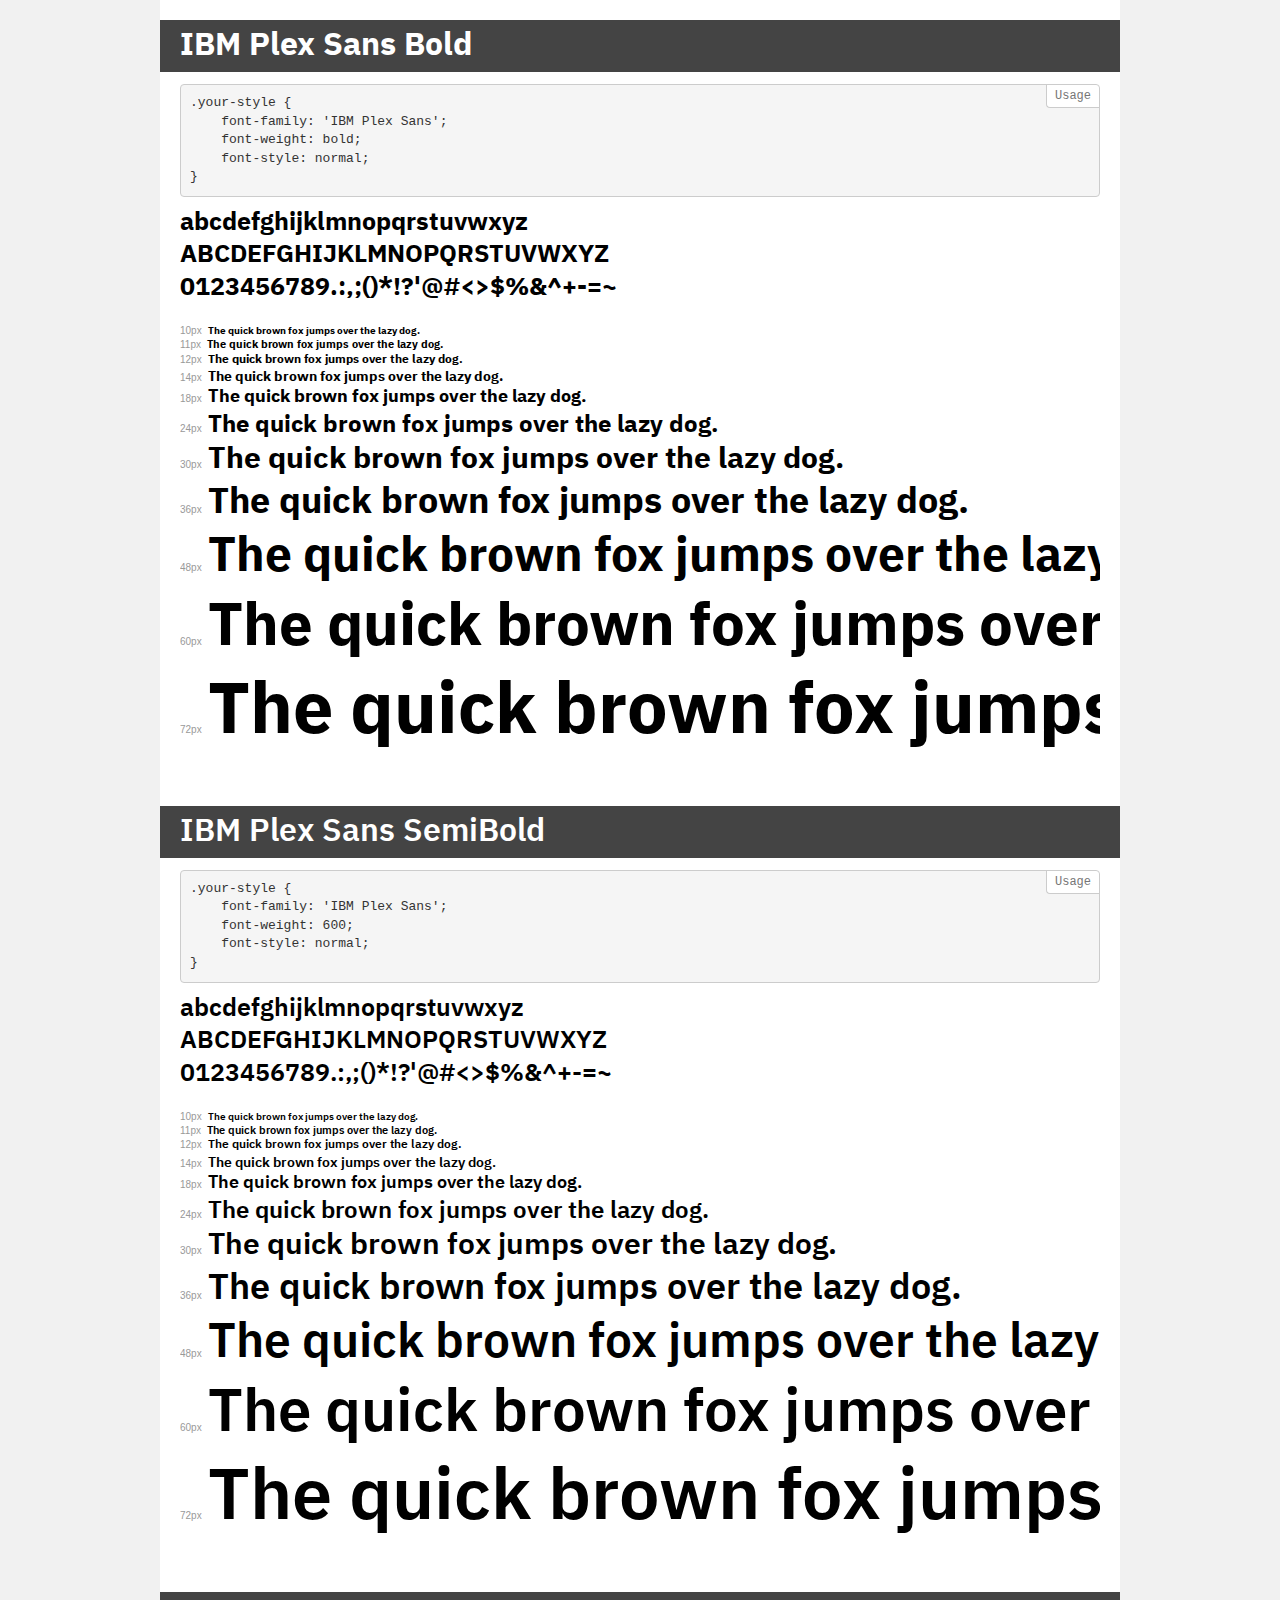
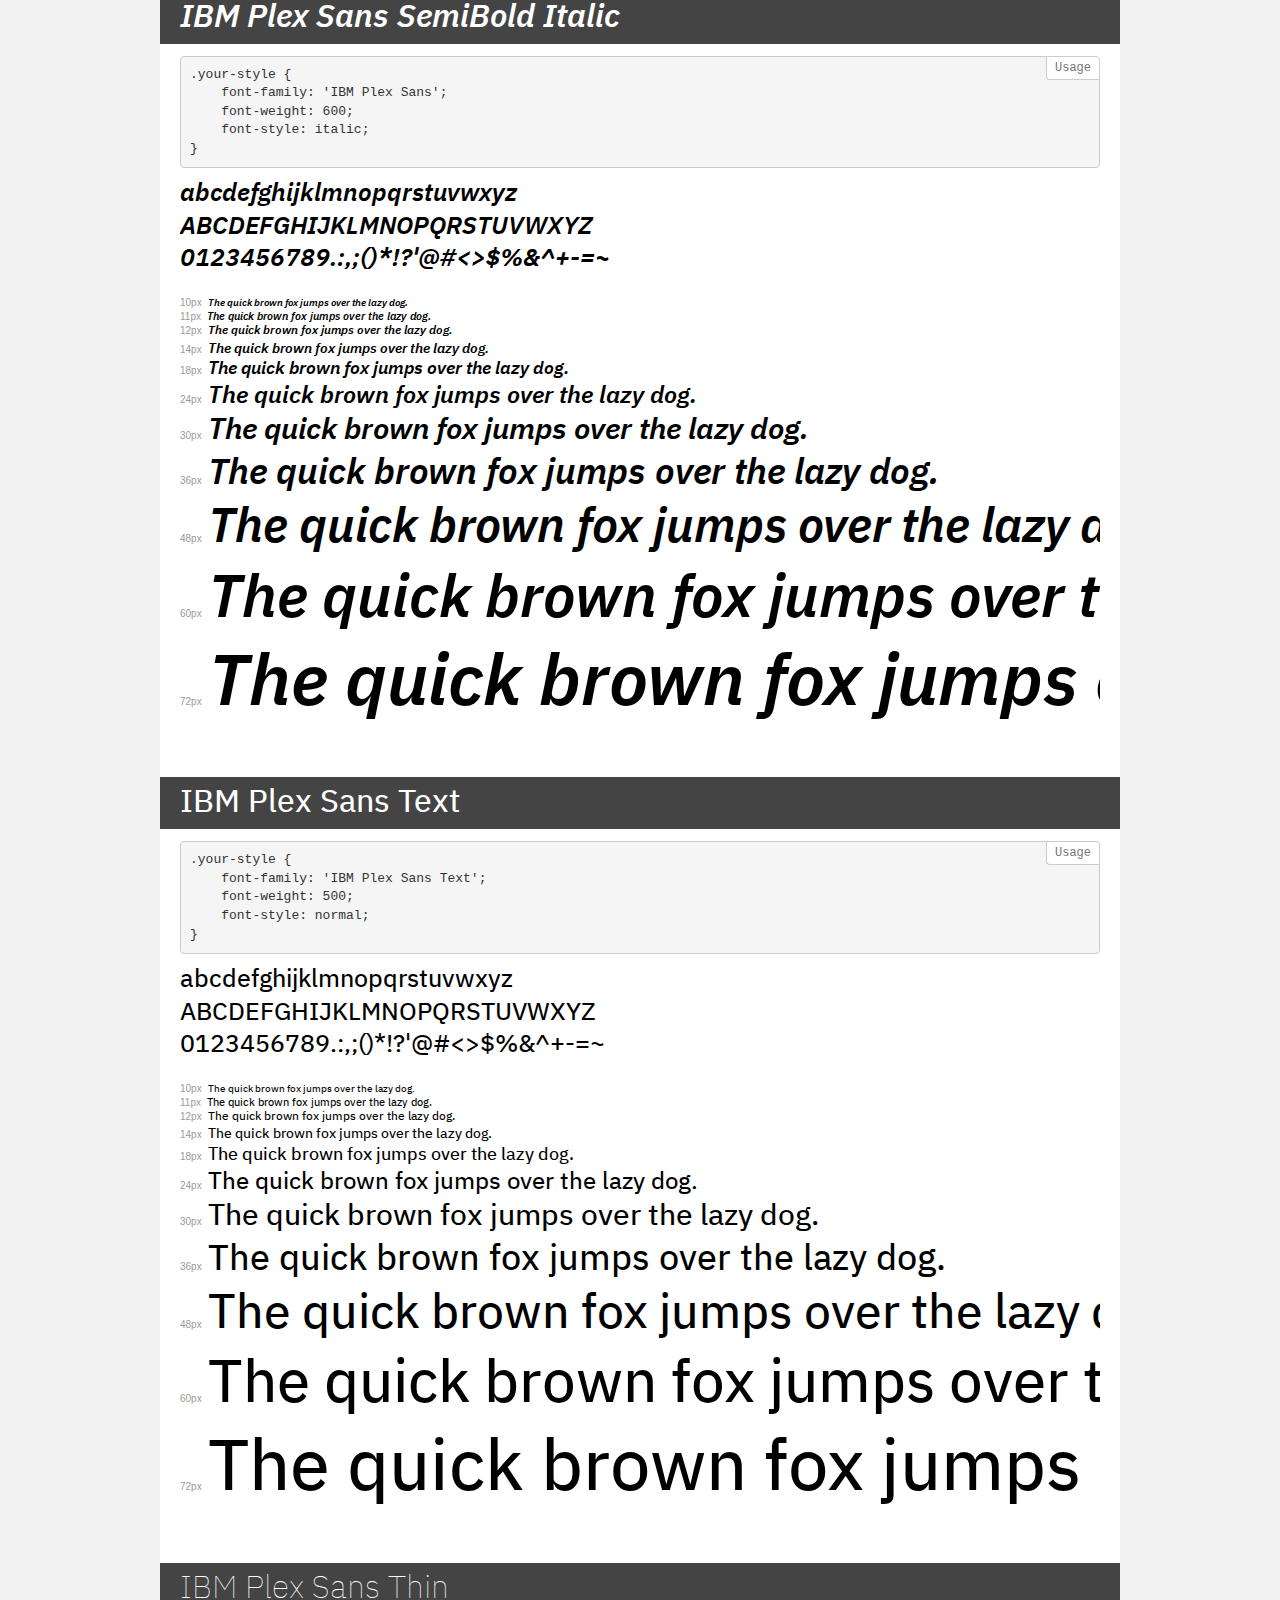
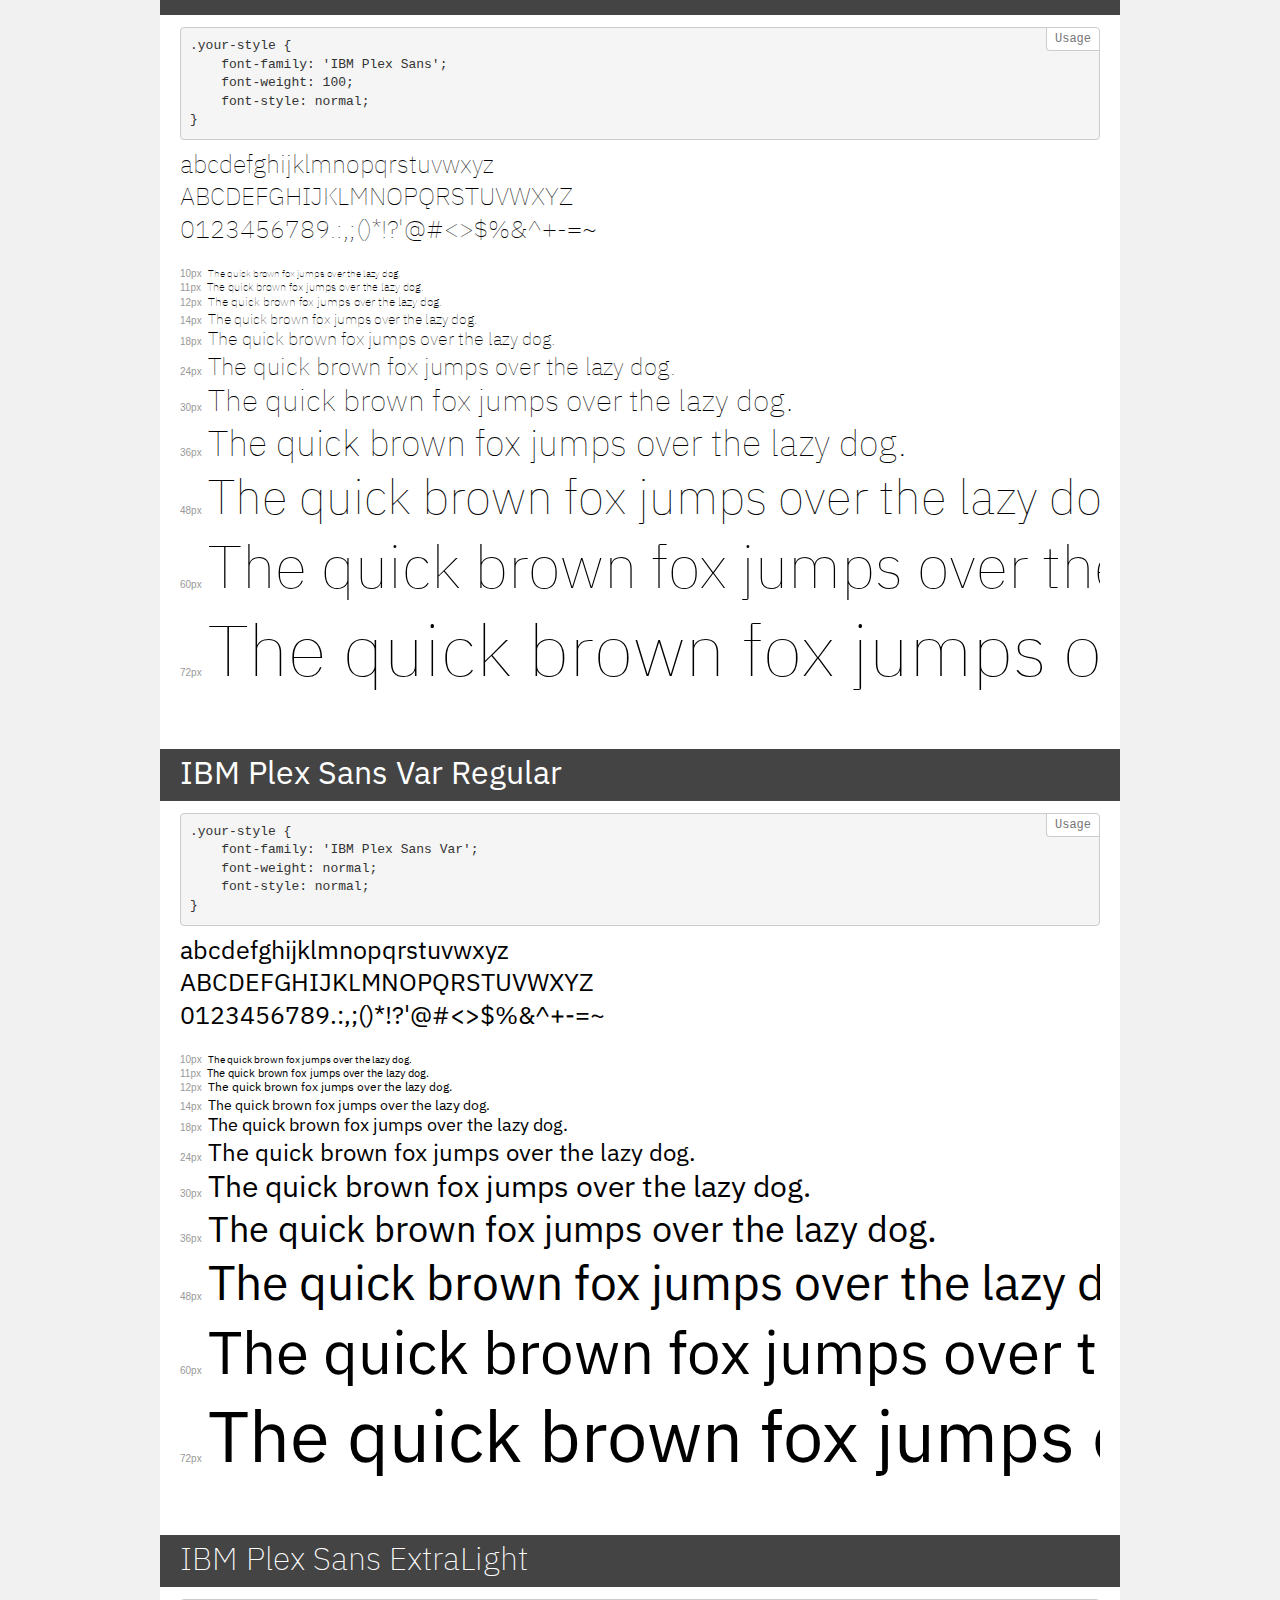
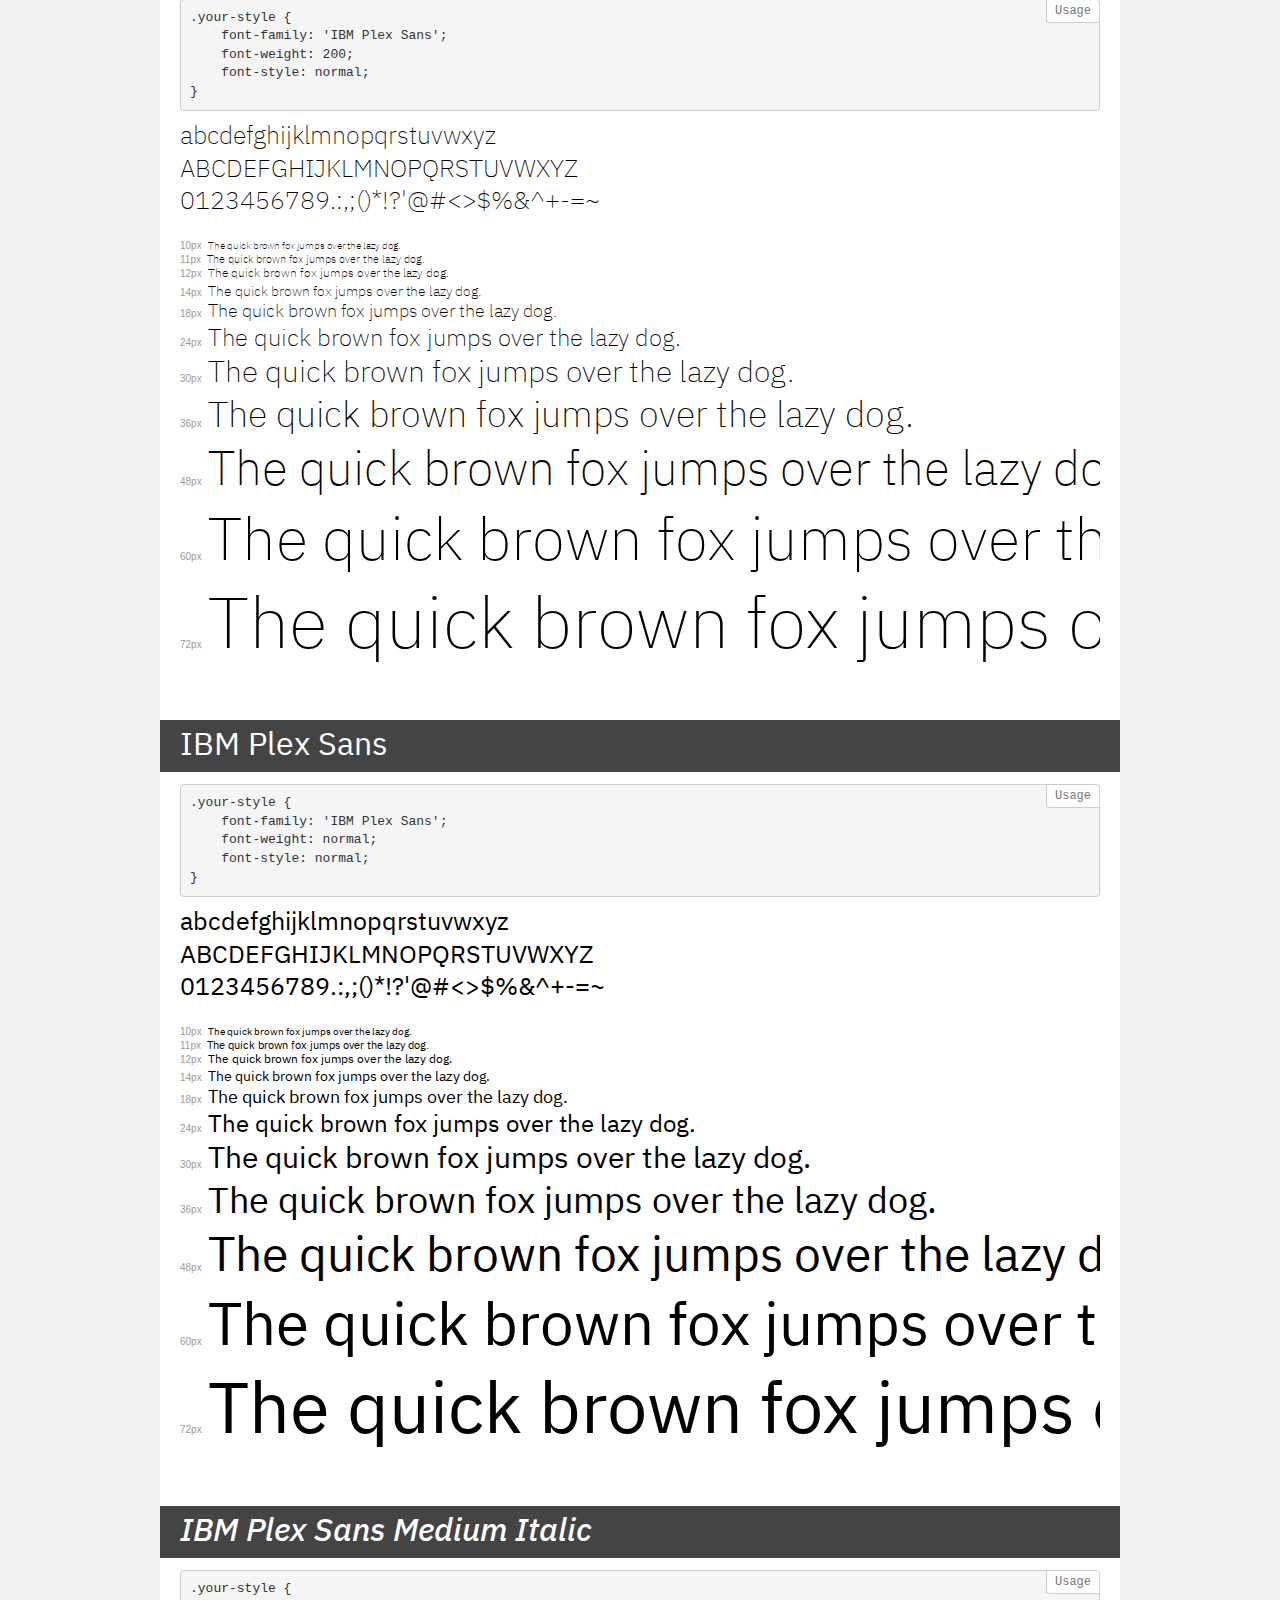
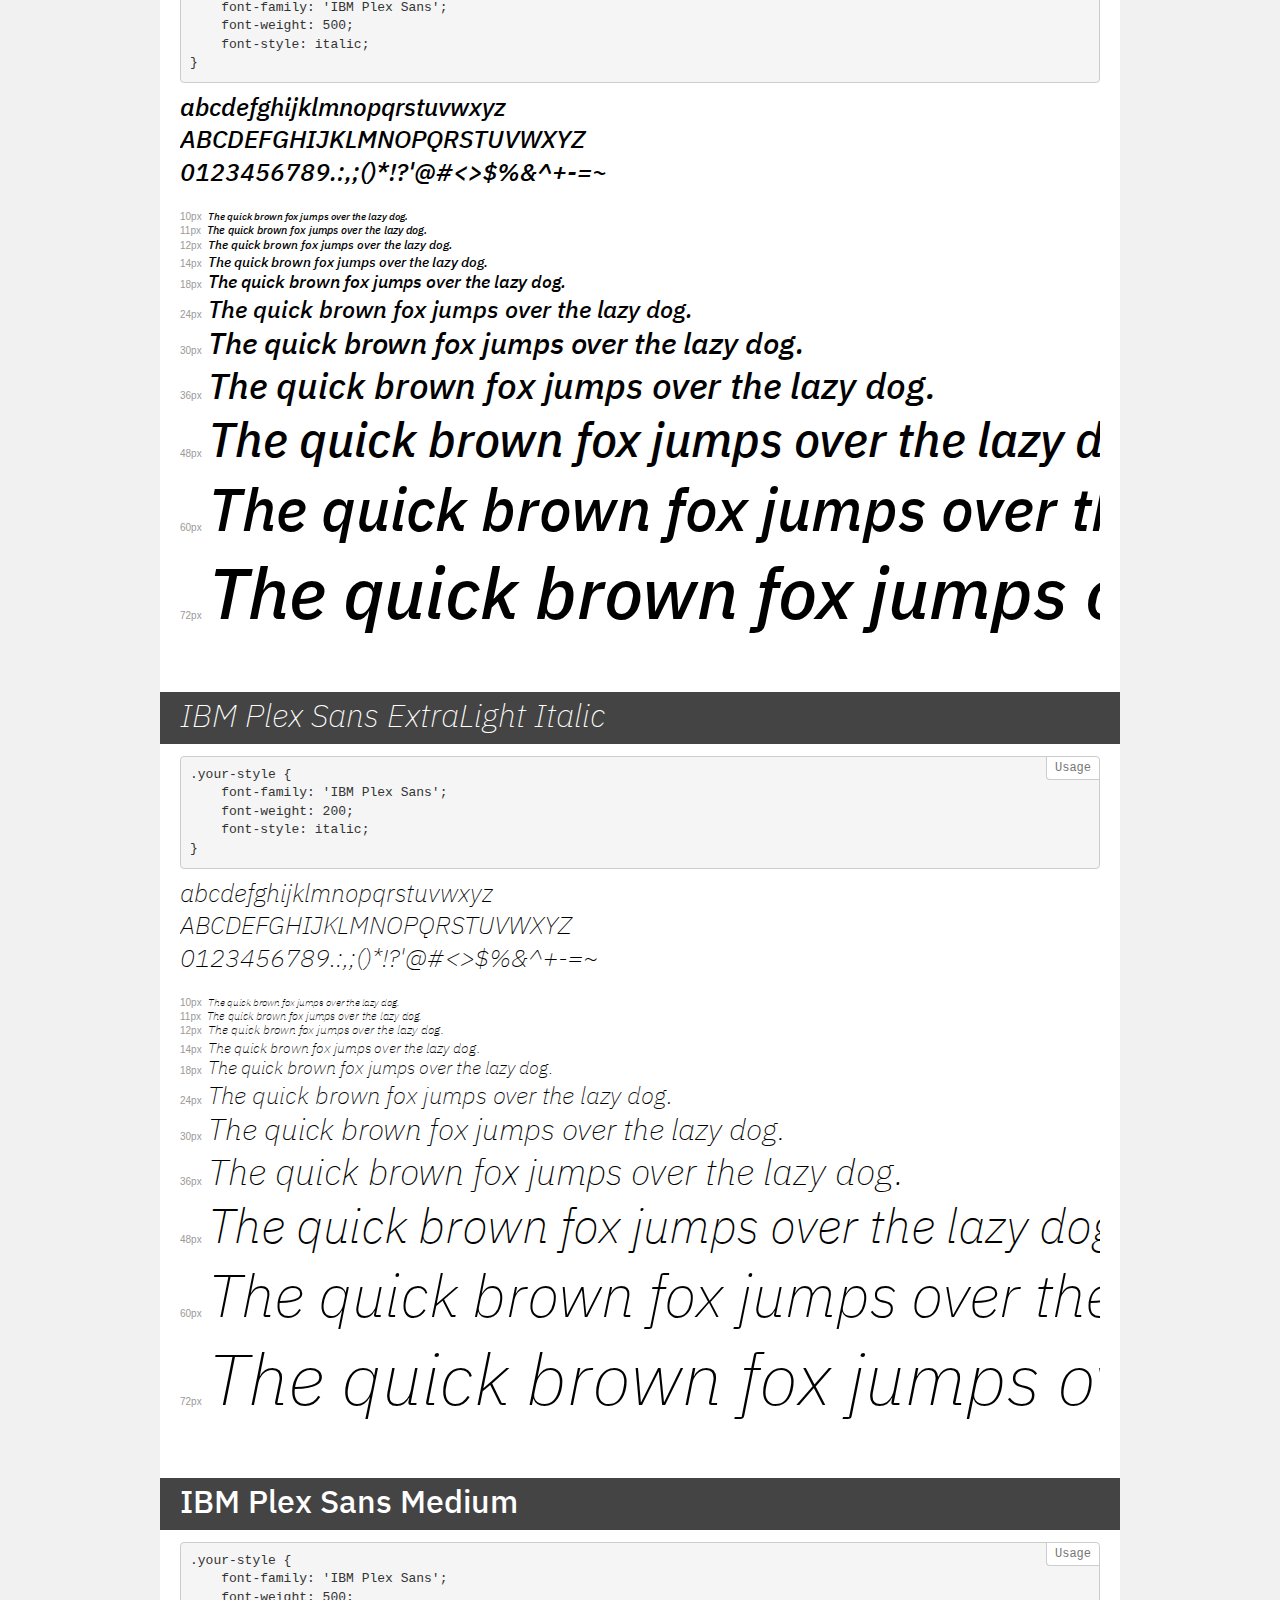
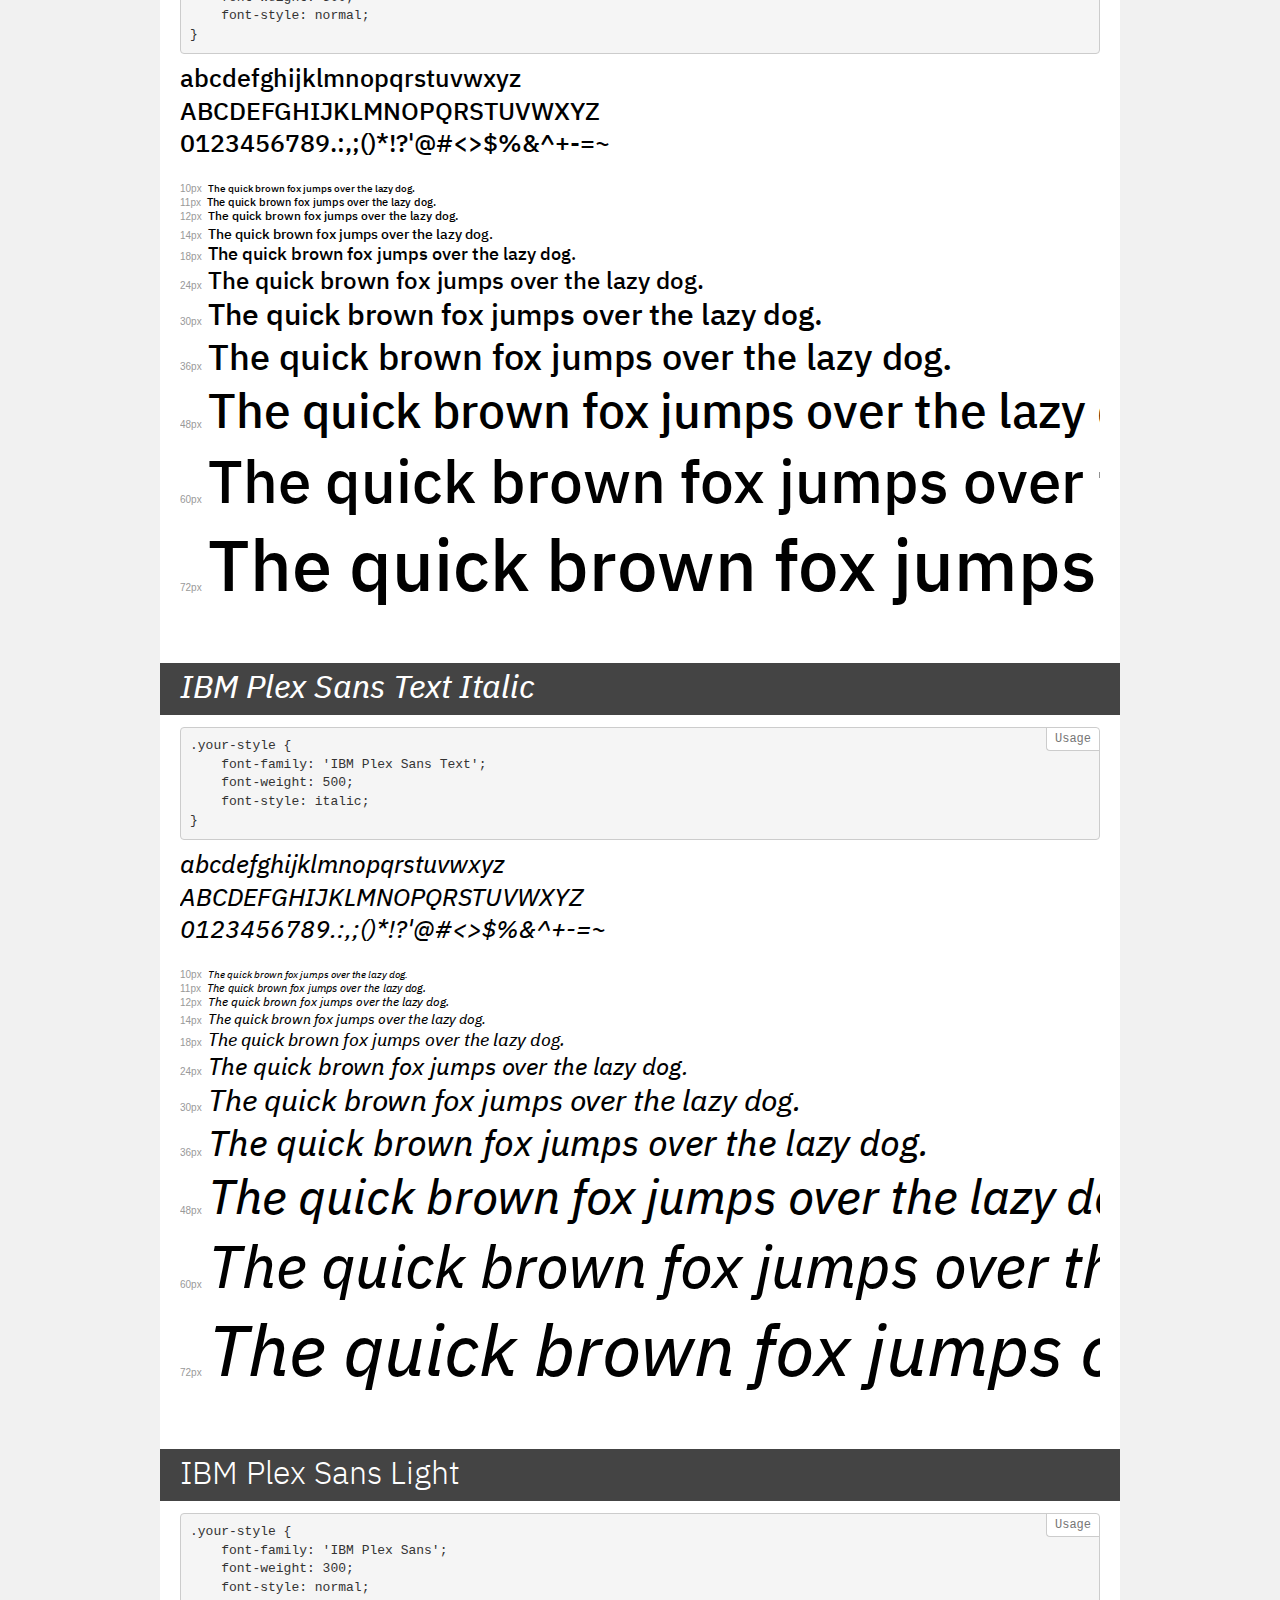
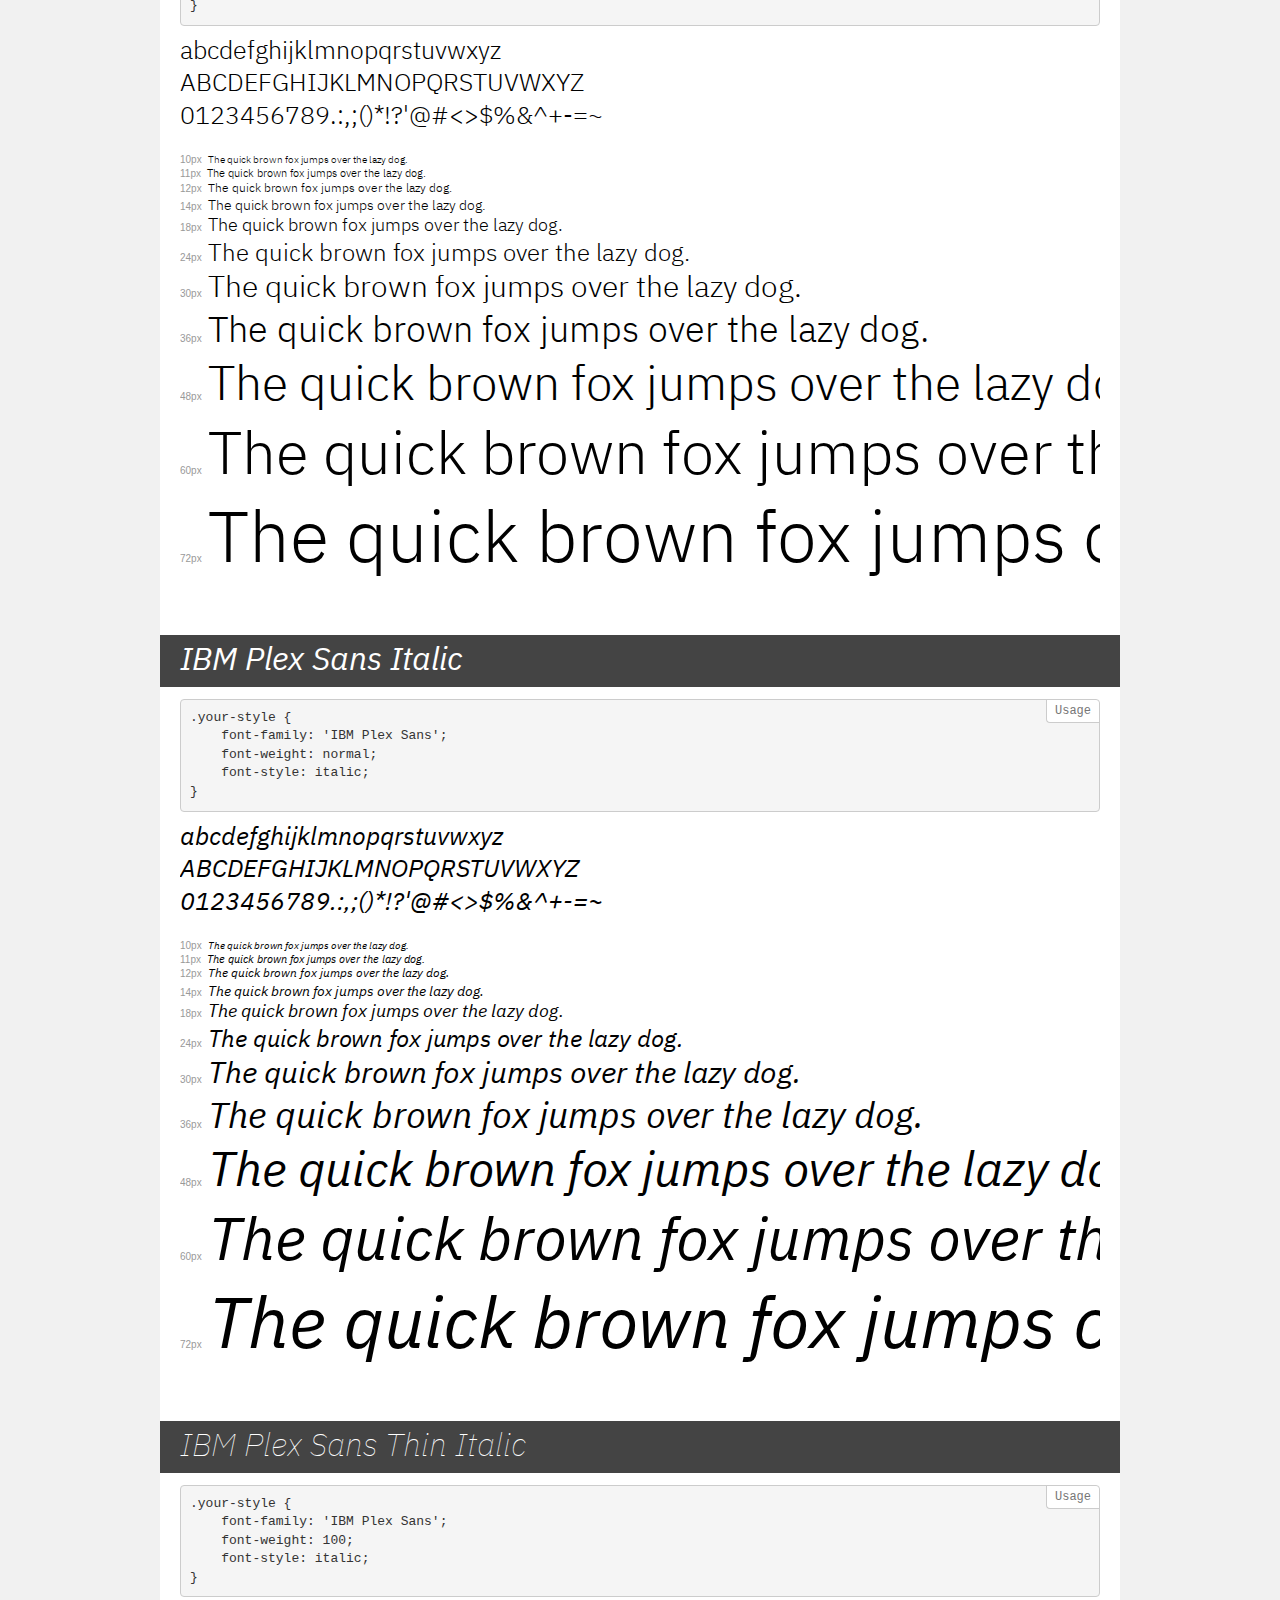
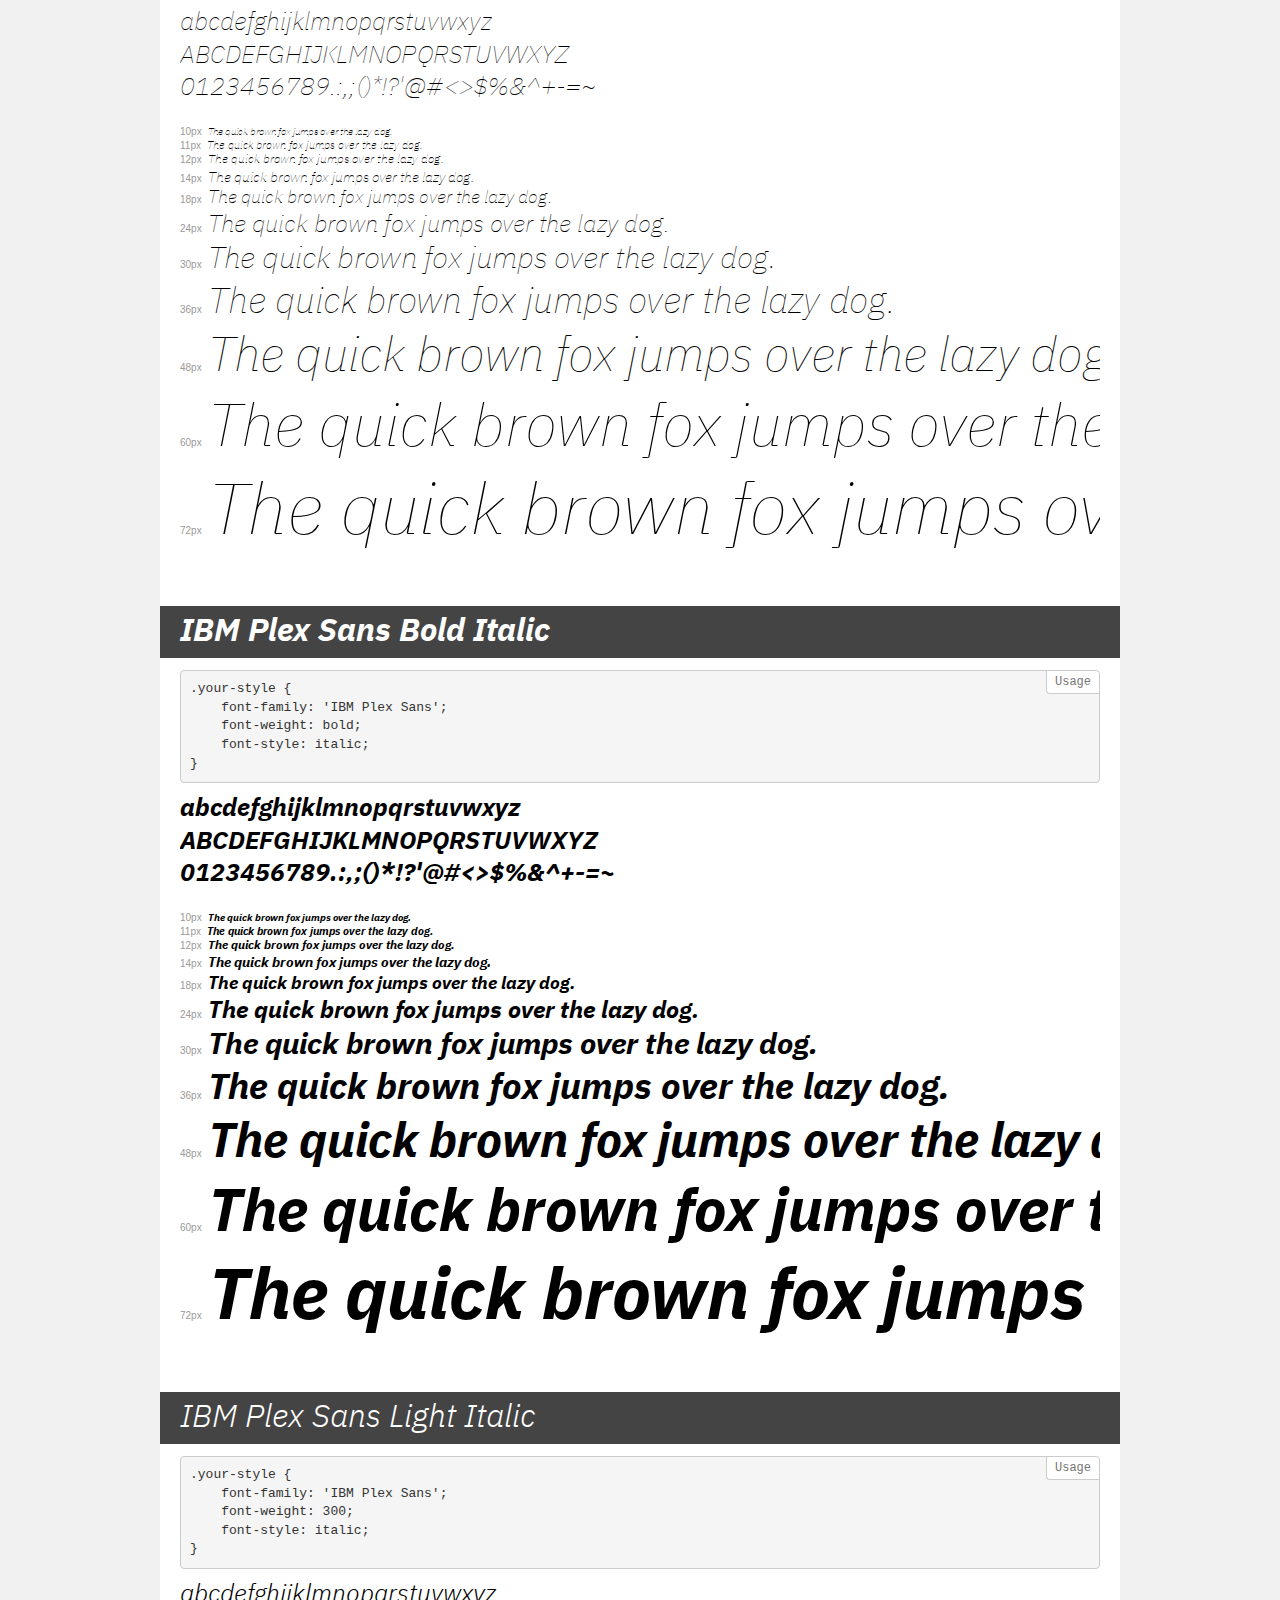
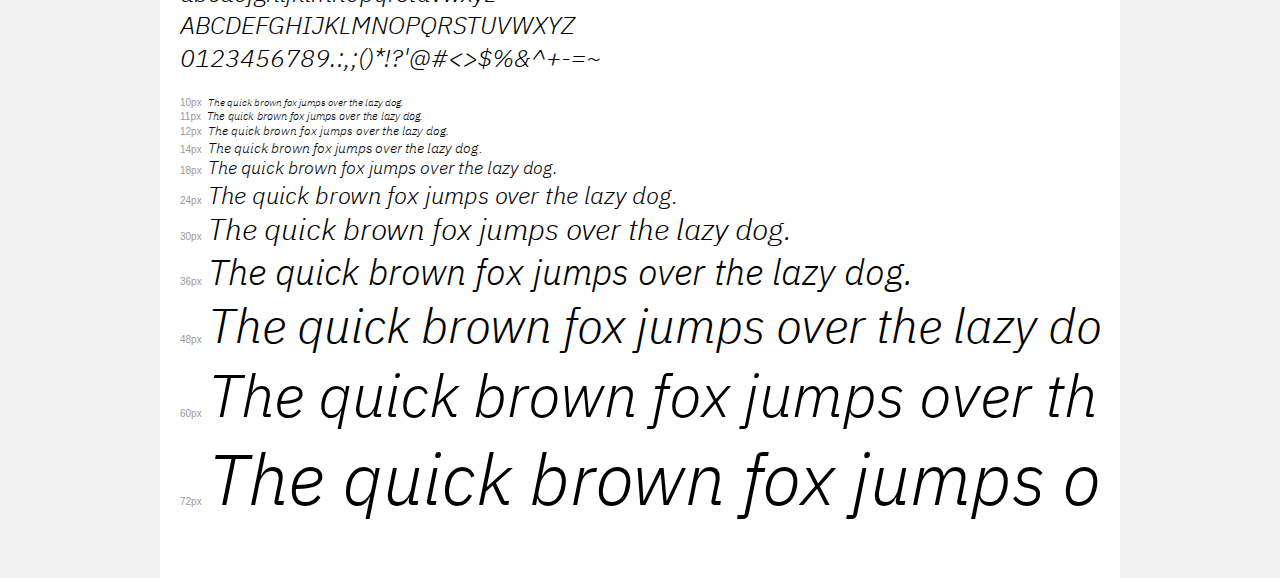
<file: fonts/IBM Plex Sans/demo.html>
<!DOCTYPE html>
<html>
<head>
    <meta charset="utf-8">
    <meta http-equiv="X-UA-Compatible" content="IE=edge">
    <meta name="viewport" content="width=device-width, initial-scale=1">
    <meta name="robots" content="noindex, noarchive">
    <meta name="format-detection" content="telephone=no">
    <title>Transfonter demo</title>
    <link href="stylesheet.css" rel="stylesheet">
    <style>
        /*
        http://meyerweb.com/eric/tools/css/reset/
        v2.0 | 20110126
        License: none (public domain)
        */
        html, body, div, span, applet, object, iframe,
        h1, h2, h3, h4, h5, h6, p, blockquote, pre,
        a, abbr, acronym, address, big, cite, code,
        del, dfn, em, img, ins, kbd, q, s, samp,
        small, strike, strong, sub, sup, tt, var,
        b, u, i, center,
        dl, dt, dd, ol, ul, li,
        fieldset, form, label, legend,
        table, caption, tbody, tfoot, thead, tr, th, td,
        article, aside, canvas, details, embed,
        figure, figcaption, footer, header, hgroup,
        menu, nav, output, ruby, section, summary,
        time, mark, audio, video {
            margin: 0;
            padding: 0;
            border: 0;
            font-size: 100%;
            font: inherit;
            vertical-align: baseline;
        }
        /* HTML5 display-role reset for older browsers */
        article, aside, details, figcaption, figure,
        footer, header, hgroup, menu, nav, section {
            display: block;
        }
        body {
            line-height: 1;
        }
        ol, ul {
            list-style: none;
        }
        blockquote, q {
            quotes: none;
        }
        blockquote:before, blockquote:after,
        q:before, q:after {
            content: '';
            content: none;
        }
        table {
            border-collapse: collapse;
            border-spacing: 0;
        }
        /* common styles */
        body {
            background: #f1f1f1;
            color: #000;
        }
        .page {
            background: #fff;
            width: 920px;
            margin: 0 auto;
            padding: 20px 20px 0 20px;
            overflow: hidden;
        }
        .font-container {
            overflow-x: auto;
            overflow-y: hidden;
            margin-bottom: 40px;
            line-height: 1.3;
            white-space: nowrap;
            padding-bottom: 5px;
        }
        h1 {
            position: relative;
            background: #444;
            font-size: 32px;
            color: #fff;
            padding: 10px 20px;
            margin: 0 -20px 12px -20px;
        }
        .letters {
            font-size: 25px;
            margin-bottom: 20px;
        }
        .s10:before {
            content: '10px';
        }
        .s11:before {
            content: '11px';
        }
        .s12:before {
            content: '12px';
        }
        .s14:before {
            content: '14px';
        }
        .s18:before {
            content: '18px';
        }
        .s24:before {
            content: '24px';
        }
        .s30:before {
            content: '30px';
        }
        .s36:before {
            content: '36px';
        }
        .s48:before {
            content: '48px';
        }
        .s60:before {
            content: '60px';
        }
        .s72:before {
            content: '72px';
        }
        .s10:before, .s11:before, .s12:before, .s14:before,
        .s18:before, .s24:before, .s30:before, .s36:before,
        .s48:before, .s60:before, .s72:before {
            font-family: Arial, sans-serif;
            font-size: 10px;
            font-weight: normal;
            font-style: normal;
            color: #999;
            padding-right: 6px;
        }
        pre {
            display: block;
            position: relative;
            padding: 9px;
            margin: 0 0 10px;
            font-family: Monaco, Menlo, Consolas, "Courier New", monospace !important;
            font-size: 13px;
            line-height: 1.428571429;
            color: #333;
            font-weight: normal !important;
            font-style: normal !important;
            background-color: #f5f5f5;
            border: 1px solid #ccc;
            overflow-x: auto;
            border-radius: 4px;
        }
        pre:after {
            display: block;
            position: absolute;
            right: 0;
            top: 0;
            content: 'Usage';
            line-height: 1;
            padding: 5px 8px;
            font-size: 12px;
            color: #767676;
            background-color: #fff;
            border: 1px solid #ccc;
            border-right: none;
            border-top: none;
            border-radius: 0 4px 0 4px;
            z-index: 10;
        }
        /* responsive */
        @media (max-width: 959px) {
            .page {
                width: auto;
                margin: 0;
            }
        }
    </style>
</head>
<body>
<div class="page">
    <div class="demo" style="font-family: 'IBM Plex Sans'; font-weight: bold; font-style: normal;">
        <h1>IBM Plex Sans Bold</h1>
        <pre>.your-style {
    font-family: 'IBM Plex Sans';
    font-weight: bold;
    font-style: normal;
}</pre>
        <div class="font-container">
            <p class="letters">
                abcdefghijklmnopqrstuvwxyz<br>
ABCDEFGHIJKLMNOPQRSTUVWXYZ<br>
                0123456789.:,;()*!?'@#<>$%&^+-=~
            </p>
            <p class="s10" style="font-size: 10px;">The quick brown fox jumps over the lazy dog.</p>
            <p class="s11" style="font-size: 11px;">The quick brown fox jumps over the lazy dog.</p>
            <p class="s12" style="font-size: 12px;">The quick brown fox jumps over the lazy dog.</p>
            <p class="s14" style="font-size: 14px;">The quick brown fox jumps over the lazy dog.</p>
            <p class="s18" style="font-size: 18px;">The quick brown fox jumps over the lazy dog.</p>
            <p class="s24" style="font-size: 24px;">The quick brown fox jumps over the lazy dog.</p>
            <p class="s30" style="font-size: 30px;">The quick brown fox jumps over the lazy dog.</p>
            <p class="s36" style="font-size: 36px;">The quick brown fox jumps over the lazy dog.</p>
            <p class="s48" style="font-size: 48px;">The quick brown fox jumps over the lazy dog.</p>
            <p class="s60" style="font-size: 60px;">The quick brown fox jumps over the lazy dog.</p>
            <p class="s72" style="font-size: 72px;">The quick brown fox jumps over the lazy dog.</p>
        </div>
    </div>
    <div class="demo" style="font-family: 'IBM Plex Sans'; font-weight: 600; font-style: normal;">
        <h1>IBM Plex Sans SemiBold</h1>
        <pre>.your-style {
    font-family: 'IBM Plex Sans';
    font-weight: 600;
    font-style: normal;
}</pre>
        <div class="font-container">
            <p class="letters">
                abcdefghijklmnopqrstuvwxyz<br>
ABCDEFGHIJKLMNOPQRSTUVWXYZ<br>
                0123456789.:,;()*!?'@#<>$%&^+-=~
            </p>
            <p class="s10" style="font-size: 10px;">The quick brown fox jumps over the lazy dog.</p>
            <p class="s11" style="font-size: 11px;">The quick brown fox jumps over the lazy dog.</p>
            <p class="s12" style="font-size: 12px;">The quick brown fox jumps over the lazy dog.</p>
            <p class="s14" style="font-size: 14px;">The quick brown fox jumps over the lazy dog.</p>
            <p class="s18" style="font-size: 18px;">The quick brown fox jumps over the lazy dog.</p>
            <p class="s24" style="font-size: 24px;">The quick brown fox jumps over the lazy dog.</p>
            <p class="s30" style="font-size: 30px;">The quick brown fox jumps over the lazy dog.</p>
            <p class="s36" style="font-size: 36px;">The quick brown fox jumps over the lazy dog.</p>
            <p class="s48" style="font-size: 48px;">The quick brown fox jumps over the lazy dog.</p>
            <p class="s60" style="font-size: 60px;">The quick brown fox jumps over the lazy dog.</p>
            <p class="s72" style="font-size: 72px;">The quick brown fox jumps over the lazy dog.</p>
        </div>
    </div>
    <div class="demo" style="font-family: 'IBM Plex Sans'; font-weight: 600; font-style: italic;">
        <h1>IBM Plex Sans SemiBold Italic</h1>
        <pre>.your-style {
    font-family: 'IBM Plex Sans';
    font-weight: 600;
    font-style: italic;
}</pre>
        <div class="font-container">
            <p class="letters">
                abcdefghijklmnopqrstuvwxyz<br>
ABCDEFGHIJKLMNOPQRSTUVWXYZ<br>
                0123456789.:,;()*!?'@#<>$%&^+-=~
            </p>
            <p class="s10" style="font-size: 10px;">The quick brown fox jumps over the lazy dog.</p>
            <p class="s11" style="font-size: 11px;">The quick brown fox jumps over the lazy dog.</p>
            <p class="s12" style="font-size: 12px;">The quick brown fox jumps over the lazy dog.</p>
            <p class="s14" style="font-size: 14px;">The quick brown fox jumps over the lazy dog.</p>
            <p class="s18" style="font-size: 18px;">The quick brown fox jumps over the lazy dog.</p>
            <p class="s24" style="font-size: 24px;">The quick brown fox jumps over the lazy dog.</p>
            <p class="s30" style="font-size: 30px;">The quick brown fox jumps over the lazy dog.</p>
            <p class="s36" style="font-size: 36px;">The quick brown fox jumps over the lazy dog.</p>
            <p class="s48" style="font-size: 48px;">The quick brown fox jumps over the lazy dog.</p>
            <p class="s60" style="font-size: 60px;">The quick brown fox jumps over the lazy dog.</p>
            <p class="s72" style="font-size: 72px;">The quick brown fox jumps over the lazy dog.</p>
        </div>
    </div>
    <div class="demo" style="font-family: 'IBM Plex Sans Text'; font-weight: 500; font-style: normal;">
        <h1>IBM Plex Sans Text</h1>
        <pre>.your-style {
    font-family: 'IBM Plex Sans Text';
    font-weight: 500;
    font-style: normal;
}</pre>
        <div class="font-container">
            <p class="letters">
                abcdefghijklmnopqrstuvwxyz<br>
ABCDEFGHIJKLMNOPQRSTUVWXYZ<br>
                0123456789.:,;()*!?'@#<>$%&^+-=~
            </p>
            <p class="s10" style="font-size: 10px;">The quick brown fox jumps over the lazy dog.</p>
            <p class="s11" style="font-size: 11px;">The quick brown fox jumps over the lazy dog.</p>
            <p class="s12" style="font-size: 12px;">The quick brown fox jumps over the lazy dog.</p>
            <p class="s14" style="font-size: 14px;">The quick brown fox jumps over the lazy dog.</p>
            <p class="s18" style="font-size: 18px;">The quick brown fox jumps over the lazy dog.</p>
            <p class="s24" style="font-size: 24px;">The quick brown fox jumps over the lazy dog.</p>
            <p class="s30" style="font-size: 30px;">The quick brown fox jumps over the lazy dog.</p>
            <p class="s36" style="font-size: 36px;">The quick brown fox jumps over the lazy dog.</p>
            <p class="s48" style="font-size: 48px;">The quick brown fox jumps over the lazy dog.</p>
            <p class="s60" style="font-size: 60px;">The quick brown fox jumps over the lazy dog.</p>
            <p class="s72" style="font-size: 72px;">The quick brown fox jumps over the lazy dog.</p>
        </div>
    </div>
    <div class="demo" style="font-family: 'IBM Plex Sans'; font-weight: 100; font-style: normal;">
        <h1>IBM Plex Sans Thin</h1>
        <pre>.your-style {
    font-family: 'IBM Plex Sans';
    font-weight: 100;
    font-style: normal;
}</pre>
        <div class="font-container">
            <p class="letters">
                abcdefghijklmnopqrstuvwxyz<br>
ABCDEFGHIJKLMNOPQRSTUVWXYZ<br>
                0123456789.:,;()*!?'@#<>$%&^+-=~
            </p>
            <p class="s10" style="font-size: 10px;">The quick brown fox jumps over the lazy dog.</p>
            <p class="s11" style="font-size: 11px;">The quick brown fox jumps over the lazy dog.</p>
            <p class="s12" style="font-size: 12px;">The quick brown fox jumps over the lazy dog.</p>
            <p class="s14" style="font-size: 14px;">The quick brown fox jumps over the lazy dog.</p>
            <p class="s18" style="font-size: 18px;">The quick brown fox jumps over the lazy dog.</p>
            <p class="s24" style="font-size: 24px;">The quick brown fox jumps over the lazy dog.</p>
            <p class="s30" style="font-size: 30px;">The quick brown fox jumps over the lazy dog.</p>
            <p class="s36" style="font-size: 36px;">The quick brown fox jumps over the lazy dog.</p>
            <p class="s48" style="font-size: 48px;">The quick brown fox jumps over the lazy dog.</p>
            <p class="s60" style="font-size: 60px;">The quick brown fox jumps over the lazy dog.</p>
            <p class="s72" style="font-size: 72px;">The quick brown fox jumps over the lazy dog.</p>
        </div>
    </div>
    <div class="demo" style="font-family: 'IBM Plex Sans Var'; font-weight: normal; font-style: normal;">
        <h1>IBM Plex Sans Var Regular</h1>
        <pre>.your-style {
    font-family: 'IBM Plex Sans Var';
    font-weight: normal;
    font-style: normal;
}</pre>
        <div class="font-container">
            <p class="letters">
                abcdefghijklmnopqrstuvwxyz<br>
ABCDEFGHIJKLMNOPQRSTUVWXYZ<br>
                0123456789.:,;()*!?'@#<>$%&^+-=~
            </p>
            <p class="s10" style="font-size: 10px;">The quick brown fox jumps over the lazy dog.</p>
            <p class="s11" style="font-size: 11px;">The quick brown fox jumps over the lazy dog.</p>
            <p class="s12" style="font-size: 12px;">The quick brown fox jumps over the lazy dog.</p>
            <p class="s14" style="font-size: 14px;">The quick brown fox jumps over the lazy dog.</p>
            <p class="s18" style="font-size: 18px;">The quick brown fox jumps over the lazy dog.</p>
            <p class="s24" style="font-size: 24px;">The quick brown fox jumps over the lazy dog.</p>
            <p class="s30" style="font-size: 30px;">The quick brown fox jumps over the lazy dog.</p>
            <p class="s36" style="font-size: 36px;">The quick brown fox jumps over the lazy dog.</p>
            <p class="s48" style="font-size: 48px;">The quick brown fox jumps over the lazy dog.</p>
            <p class="s60" style="font-size: 60px;">The quick brown fox jumps over the lazy dog.</p>
            <p class="s72" style="font-size: 72px;">The quick brown fox jumps over the lazy dog.</p>
        </div>
    </div>
    <div class="demo" style="font-family: 'IBM Plex Sans'; font-weight: 200; font-style: normal;">
        <h1>IBM Plex Sans ExtraLight</h1>
        <pre>.your-style {
    font-family: 'IBM Plex Sans';
    font-weight: 200;
    font-style: normal;
}</pre>
        <div class="font-container">
            <p class="letters">
                abcdefghijklmnopqrstuvwxyz<br>
ABCDEFGHIJKLMNOPQRSTUVWXYZ<br>
                0123456789.:,;()*!?'@#<>$%&^+-=~
            </p>
            <p class="s10" style="font-size: 10px;">The quick brown fox jumps over the lazy dog.</p>
            <p class="s11" style="font-size: 11px;">The quick brown fox jumps over the lazy dog.</p>
            <p class="s12" style="font-size: 12px;">The quick brown fox jumps over the lazy dog.</p>
            <p class="s14" style="font-size: 14px;">The quick brown fox jumps over the lazy dog.</p>
            <p class="s18" style="font-size: 18px;">The quick brown fox jumps over the lazy dog.</p>
            <p class="s24" style="font-size: 24px;">The quick brown fox jumps over the lazy dog.</p>
            <p class="s30" style="font-size: 30px;">The quick brown fox jumps over the lazy dog.</p>
            <p class="s36" style="font-size: 36px;">The quick brown fox jumps over the lazy dog.</p>
            <p class="s48" style="font-size: 48px;">The quick brown fox jumps over the lazy dog.</p>
            <p class="s60" style="font-size: 60px;">The quick brown fox jumps over the lazy dog.</p>
            <p class="s72" style="font-size: 72px;">The quick brown fox jumps over the lazy dog.</p>
        </div>
    </div>
    <div class="demo" style="font-family: 'IBM Plex Sans'; font-weight: normal; font-style: normal;">
        <h1>IBM Plex Sans</h1>
        <pre>.your-style {
    font-family: 'IBM Plex Sans';
    font-weight: normal;
    font-style: normal;
}</pre>
        <div class="font-container">
            <p class="letters">
                abcdefghijklmnopqrstuvwxyz<br>
ABCDEFGHIJKLMNOPQRSTUVWXYZ<br>
                0123456789.:,;()*!?'@#<>$%&^+-=~
            </p>
            <p class="s10" style="font-size: 10px;">The quick brown fox jumps over the lazy dog.</p>
            <p class="s11" style="font-size: 11px;">The quick brown fox jumps over the lazy dog.</p>
            <p class="s12" style="font-size: 12px;">The quick brown fox jumps over the lazy dog.</p>
            <p class="s14" style="font-size: 14px;">The quick brown fox jumps over the lazy dog.</p>
            <p class="s18" style="font-size: 18px;">The quick brown fox jumps over the lazy dog.</p>
            <p class="s24" style="font-size: 24px;">The quick brown fox jumps over the lazy dog.</p>
            <p class="s30" style="font-size: 30px;">The quick brown fox jumps over the lazy dog.</p>
            <p class="s36" style="font-size: 36px;">The quick brown fox jumps over the lazy dog.</p>
            <p class="s48" style="font-size: 48px;">The quick brown fox jumps over the lazy dog.</p>
            <p class="s60" style="font-size: 60px;">The quick brown fox jumps over the lazy dog.</p>
            <p class="s72" style="font-size: 72px;">The quick brown fox jumps over the lazy dog.</p>
        </div>
    </div>
    <div class="demo" style="font-family: 'IBM Plex Sans'; font-weight: 500; font-style: italic;">
        <h1>IBM Plex Sans Medium Italic</h1>
        <pre>.your-style {
    font-family: 'IBM Plex Sans';
    font-weight: 500;
    font-style: italic;
}</pre>
        <div class="font-container">
            <p class="letters">
                abcdefghijklmnopqrstuvwxyz<br>
ABCDEFGHIJKLMNOPQRSTUVWXYZ<br>
                0123456789.:,;()*!?'@#<>$%&^+-=~
            </p>
            <p class="s10" style="font-size: 10px;">The quick brown fox jumps over the lazy dog.</p>
            <p class="s11" style="font-size: 11px;">The quick brown fox jumps over the lazy dog.</p>
            <p class="s12" style="font-size: 12px;">The quick brown fox jumps over the lazy dog.</p>
            <p class="s14" style="font-size: 14px;">The quick brown fox jumps over the lazy dog.</p>
            <p class="s18" style="font-size: 18px;">The quick brown fox jumps over the lazy dog.</p>
            <p class="s24" style="font-size: 24px;">The quick brown fox jumps over the lazy dog.</p>
            <p class="s30" style="font-size: 30px;">The quick brown fox jumps over the lazy dog.</p>
            <p class="s36" style="font-size: 36px;">The quick brown fox jumps over the lazy dog.</p>
            <p class="s48" style="font-size: 48px;">The quick brown fox jumps over the lazy dog.</p>
            <p class="s60" style="font-size: 60px;">The quick brown fox jumps over the lazy dog.</p>
            <p class="s72" style="font-size: 72px;">The quick brown fox jumps over the lazy dog.</p>
        </div>
    </div>
    <div class="demo" style="font-family: 'IBM Plex Sans'; font-weight: 200; font-style: italic;">
        <h1>IBM Plex Sans ExtraLight Italic</h1>
        <pre>.your-style {
    font-family: 'IBM Plex Sans';
    font-weight: 200;
    font-style: italic;
}</pre>
        <div class="font-container">
            <p class="letters">
                abcdefghijklmnopqrstuvwxyz<br>
ABCDEFGHIJKLMNOPQRSTUVWXYZ<br>
                0123456789.:,;()*!?'@#<>$%&^+-=~
            </p>
            <p class="s10" style="font-size: 10px;">The quick brown fox jumps over the lazy dog.</p>
            <p class="s11" style="font-size: 11px;">The quick brown fox jumps over the lazy dog.</p>
            <p class="s12" style="font-size: 12px;">The quick brown fox jumps over the lazy dog.</p>
            <p class="s14" style="font-size: 14px;">The quick brown fox jumps over the lazy dog.</p>
            <p class="s18" style="font-size: 18px;">The quick brown fox jumps over the lazy dog.</p>
            <p class="s24" style="font-size: 24px;">The quick brown fox jumps over the lazy dog.</p>
            <p class="s30" style="font-size: 30px;">The quick brown fox jumps over the lazy dog.</p>
            <p class="s36" style="font-size: 36px;">The quick brown fox jumps over the lazy dog.</p>
            <p class="s48" style="font-size: 48px;">The quick brown fox jumps over the lazy dog.</p>
            <p class="s60" style="font-size: 60px;">The quick brown fox jumps over the lazy dog.</p>
            <p class="s72" style="font-size: 72px;">The quick brown fox jumps over the lazy dog.</p>
        </div>
    </div>
    <div class="demo" style="font-family: 'IBM Plex Sans'; font-weight: 500; font-style: normal;">
        <h1>IBM Plex Sans Medium</h1>
        <pre>.your-style {
    font-family: 'IBM Plex Sans';
    font-weight: 500;
    font-style: normal;
}</pre>
        <div class="font-container">
            <p class="letters">
                abcdefghijklmnopqrstuvwxyz<br>
ABCDEFGHIJKLMNOPQRSTUVWXYZ<br>
                0123456789.:,;()*!?'@#<>$%&^+-=~
            </p>
            <p class="s10" style="font-size: 10px;">The quick brown fox jumps over the lazy dog.</p>
            <p class="s11" style="font-size: 11px;">The quick brown fox jumps over the lazy dog.</p>
            <p class="s12" style="font-size: 12px;">The quick brown fox jumps over the lazy dog.</p>
            <p class="s14" style="font-size: 14px;">The quick brown fox jumps over the lazy dog.</p>
            <p class="s18" style="font-size: 18px;">The quick brown fox jumps over the lazy dog.</p>
            <p class="s24" style="font-size: 24px;">The quick brown fox jumps over the lazy dog.</p>
            <p class="s30" style="font-size: 30px;">The quick brown fox jumps over the lazy dog.</p>
            <p class="s36" style="font-size: 36px;">The quick brown fox jumps over the lazy dog.</p>
            <p class="s48" style="font-size: 48px;">The quick brown fox jumps over the lazy dog.</p>
            <p class="s60" style="font-size: 60px;">The quick brown fox jumps over the lazy dog.</p>
            <p class="s72" style="font-size: 72px;">The quick brown fox jumps over the lazy dog.</p>
        </div>
    </div>
    <div class="demo" style="font-family: 'IBM Plex Sans Text'; font-weight: 500; font-style: italic;">
        <h1>IBM Plex Sans Text Italic</h1>
        <pre>.your-style {
    font-family: 'IBM Plex Sans Text';
    font-weight: 500;
    font-style: italic;
}</pre>
        <div class="font-container">
            <p class="letters">
                abcdefghijklmnopqrstuvwxyz<br>
ABCDEFGHIJKLMNOPQRSTUVWXYZ<br>
                0123456789.:,;()*!?'@#<>$%&^+-=~
            </p>
            <p class="s10" style="font-size: 10px;">The quick brown fox jumps over the lazy dog.</p>
            <p class="s11" style="font-size: 11px;">The quick brown fox jumps over the lazy dog.</p>
            <p class="s12" style="font-size: 12px;">The quick brown fox jumps over the lazy dog.</p>
            <p class="s14" style="font-size: 14px;">The quick brown fox jumps over the lazy dog.</p>
            <p class="s18" style="font-size: 18px;">The quick brown fox jumps over the lazy dog.</p>
            <p class="s24" style="font-size: 24px;">The quick brown fox jumps over the lazy dog.</p>
            <p class="s30" style="font-size: 30px;">The quick brown fox jumps over the lazy dog.</p>
            <p class="s36" style="font-size: 36px;">The quick brown fox jumps over the lazy dog.</p>
            <p class="s48" style="font-size: 48px;">The quick brown fox jumps over the lazy dog.</p>
            <p class="s60" style="font-size: 60px;">The quick brown fox jumps over the lazy dog.</p>
            <p class="s72" style="font-size: 72px;">The quick brown fox jumps over the lazy dog.</p>
        </div>
    </div>
    <div class="demo" style="font-family: 'IBM Plex Sans'; font-weight: 300; font-style: normal;">
        <h1>IBM Plex Sans Light</h1>
        <pre>.your-style {
    font-family: 'IBM Plex Sans';
    font-weight: 300;
    font-style: normal;
}</pre>
        <div class="font-container">
            <p class="letters">
                abcdefghijklmnopqrstuvwxyz<br>
ABCDEFGHIJKLMNOPQRSTUVWXYZ<br>
                0123456789.:,;()*!?'@#<>$%&^+-=~
            </p>
            <p class="s10" style="font-size: 10px;">The quick brown fox jumps over the lazy dog.</p>
            <p class="s11" style="font-size: 11px;">The quick brown fox jumps over the lazy dog.</p>
            <p class="s12" style="font-size: 12px;">The quick brown fox jumps over the lazy dog.</p>
            <p class="s14" style="font-size: 14px;">The quick brown fox jumps over the lazy dog.</p>
            <p class="s18" style="font-size: 18px;">The quick brown fox jumps over the lazy dog.</p>
            <p class="s24" style="font-size: 24px;">The quick brown fox jumps over the lazy dog.</p>
            <p class="s30" style="font-size: 30px;">The quick brown fox jumps over the lazy dog.</p>
            <p class="s36" style="font-size: 36px;">The quick brown fox jumps over the lazy dog.</p>
            <p class="s48" style="font-size: 48px;">The quick brown fox jumps over the lazy dog.</p>
            <p class="s60" style="font-size: 60px;">The quick brown fox jumps over the lazy dog.</p>
            <p class="s72" style="font-size: 72px;">The quick brown fox jumps over the lazy dog.</p>
        </div>
    </div>
    <div class="demo" style="font-family: 'IBM Plex Sans'; font-weight: normal; font-style: italic;">
        <h1>IBM Plex Sans Italic</h1>
        <pre>.your-style {
    font-family: 'IBM Plex Sans';
    font-weight: normal;
    font-style: italic;
}</pre>
        <div class="font-container">
            <p class="letters">
                abcdefghijklmnopqrstuvwxyz<br>
ABCDEFGHIJKLMNOPQRSTUVWXYZ<br>
                0123456789.:,;()*!?'@#<>$%&^+-=~
            </p>
            <p class="s10" style="font-size: 10px;">The quick brown fox jumps over the lazy dog.</p>
            <p class="s11" style="font-size: 11px;">The quick brown fox jumps over the lazy dog.</p>
            <p class="s12" style="font-size: 12px;">The quick brown fox jumps over the lazy dog.</p>
            <p class="s14" style="font-size: 14px;">The quick brown fox jumps over the lazy dog.</p>
            <p class="s18" style="font-size: 18px;">The quick brown fox jumps over the lazy dog.</p>
            <p class="s24" style="font-size: 24px;">The quick brown fox jumps over the lazy dog.</p>
            <p class="s30" style="font-size: 30px;">The quick brown fox jumps over the lazy dog.</p>
            <p class="s36" style="font-size: 36px;">The quick brown fox jumps over the lazy dog.</p>
            <p class="s48" style="font-size: 48px;">The quick brown fox jumps over the lazy dog.</p>
            <p class="s60" style="font-size: 60px;">The quick brown fox jumps over the lazy dog.</p>
            <p class="s72" style="font-size: 72px;">The quick brown fox jumps over the lazy dog.</p>
        </div>
    </div>
    <div class="demo" style="font-family: 'IBM Plex Sans'; font-weight: 100; font-style: italic;">
        <h1>IBM Plex Sans Thin Italic</h1>
        <pre>.your-style {
    font-family: 'IBM Plex Sans';
    font-weight: 100;
    font-style: italic;
}</pre>
        <div class="font-container">
            <p class="letters">
                abcdefghijklmnopqrstuvwxyz<br>
ABCDEFGHIJKLMNOPQRSTUVWXYZ<br>
                0123456789.:,;()*!?'@#<>$%&^+-=~
            </p>
            <p class="s10" style="font-size: 10px;">The quick brown fox jumps over the lazy dog.</p>
            <p class="s11" style="font-size: 11px;">The quick brown fox jumps over the lazy dog.</p>
            <p class="s12" style="font-size: 12px;">The quick brown fox jumps over the lazy dog.</p>
            <p class="s14" style="font-size: 14px;">The quick brown fox jumps over the lazy dog.</p>
            <p class="s18" style="font-size: 18px;">The quick brown fox jumps over the lazy dog.</p>
            <p class="s24" style="font-size: 24px;">The quick brown fox jumps over the lazy dog.</p>
            <p class="s30" style="font-size: 30px;">The quick brown fox jumps over the lazy dog.</p>
            <p class="s36" style="font-size: 36px;">The quick brown fox jumps over the lazy dog.</p>
            <p class="s48" style="font-size: 48px;">The quick brown fox jumps over the lazy dog.</p>
            <p class="s60" style="font-size: 60px;">The quick brown fox jumps over the lazy dog.</p>
            <p class="s72" style="font-size: 72px;">The quick brown fox jumps over the lazy dog.</p>
        </div>
    </div>
    <div class="demo" style="font-family: 'IBM Plex Sans'; font-weight: bold; font-style: italic;">
        <h1>IBM Plex Sans Bold Italic</h1>
        <pre>.your-style {
    font-family: 'IBM Plex Sans';
    font-weight: bold;
    font-style: italic;
}</pre>
        <div class="font-container">
            <p class="letters">
                abcdefghijklmnopqrstuvwxyz<br>
ABCDEFGHIJKLMNOPQRSTUVWXYZ<br>
                0123456789.:,;()*!?'@#<>$%&^+-=~
            </p>
            <p class="s10" style="font-size: 10px;">The quick brown fox jumps over the lazy dog.</p>
            <p class="s11" style="font-size: 11px;">The quick brown fox jumps over the lazy dog.</p>
            <p class="s12" style="font-size: 12px;">The quick brown fox jumps over the lazy dog.</p>
            <p class="s14" style="font-size: 14px;">The quick brown fox jumps over the lazy dog.</p>
            <p class="s18" style="font-size: 18px;">The quick brown fox jumps over the lazy dog.</p>
            <p class="s24" style="font-size: 24px;">The quick brown fox jumps over the lazy dog.</p>
            <p class="s30" style="font-size: 30px;">The quick brown fox jumps over the lazy dog.</p>
            <p class="s36" style="font-size: 36px;">The quick brown fox jumps over the lazy dog.</p>
            <p class="s48" style="font-size: 48px;">The quick brown fox jumps over the lazy dog.</p>
            <p class="s60" style="font-size: 60px;">The quick brown fox jumps over the lazy dog.</p>
            <p class="s72" style="font-size: 72px;">The quick brown fox jumps over the lazy dog.</p>
        </div>
    </div>
    <div class="demo" style="font-family: 'IBM Plex Sans'; font-weight: 300; font-style: italic;">
        <h1>IBM Plex Sans Light Italic</h1>
        <pre>.your-style {
    font-family: 'IBM Plex Sans';
    font-weight: 300;
    font-style: italic;
}</pre>
        <div class="font-container">
            <p class="letters">
                abcdefghijklmnopqrstuvwxyz<br>
ABCDEFGHIJKLMNOPQRSTUVWXYZ<br>
                0123456789.:,;()*!?'@#<>$%&^+-=~
            </p>
            <p class="s10" style="font-size: 10px;">The quick brown fox jumps over the lazy dog.</p>
            <p class="s11" style="font-size: 11px;">The quick brown fox jumps over the lazy dog.</p>
            <p class="s12" style="font-size: 12px;">The quick brown fox jumps over the lazy dog.</p>
            <p class="s14" style="font-size: 14px;">The quick brown fox jumps over the lazy dog.</p>
            <p class="s18" style="font-size: 18px;">The quick brown fox jumps over the lazy dog.</p>
            <p class="s24" style="font-size: 24px;">The quick brown fox jumps over the lazy dog.</p>
            <p class="s30" style="font-size: 30px;">The quick brown fox jumps over the lazy dog.</p>
            <p class="s36" style="font-size: 36px;">The quick brown fox jumps over the lazy dog.</p>
            <p class="s48" style="font-size: 48px;">The quick brown fox jumps over the lazy dog.</p>
            <p class="s60" style="font-size: 60px;">The quick brown fox jumps over the lazy dog.</p>
            <p class="s72" style="font-size: 72px;">The quick brown fox jumps over the lazy dog.</p>
        </div>
    </div>
</div>
</body>
</html>
</file>
<file: fonts/IBM Plex Sans/stylesheet.css>
@font-face {
    font-family: 'IBM Plex Sans';
    src: url('IBMPlexSans-Bold.woff2') format('woff2'),
        url('IBMPlexSans-Bold.woff') format('woff');
    font-weight: bold;
    font-style: normal;
}

@font-face {
    font-family: 'IBM Plex Sans';
    src: url('IBMPlexSans-SemiBold.woff2') format('woff2'),
        url('IBMPlexSans-SemiBold.woff') format('woff');
    font-weight: 600;
    font-style: normal;
}

@font-face {
    font-family: 'IBM Plex Sans';
    src: url('IBMPlexSans-SemiBoldItalic.woff2') format('woff2'),
        url('IBMPlexSans-SemiBoldItalic.woff') format('woff');
    font-weight: 600;
    font-style: italic;
}

@font-face {
    font-family: 'IBM Plex Sans Text';
    src: url('IBMPlexSans-Text.woff2') format('woff2'),
        url('IBMPlexSans-Text.woff') format('woff');
    font-weight: 500;
    font-style: normal;
}

@font-face {
    font-family: 'IBM Plex Sans';
    src: url('IBMPlexSans-Thin.woff2') format('woff2'),
        url('IBMPlexSans-Thin.woff') format('woff');
    font-weight: 100;
    font-style: normal;
}

@font-face {
    font-family: 'IBM Plex Sans Var';
    src: url('IBMPlexSansVar.woff2') format('woff2'),
        url('IBMPlexSansVar.woff') format('woff');
    font-weight: normal;
    font-style: normal;
}

@font-face {
    font-family: 'IBM Plex Sans';
    src: url('IBMPlexSans-ExtraLight.woff2') format('woff2'),
        url('IBMPlexSans-ExtraLight.woff') format('woff');
    font-weight: 200;
    font-style: normal;
}

@font-face {
    font-family: 'IBM Plex Sans';
    src: url('IBMPlexSans.woff2') format('woff2'),
        url('IBMPlexSans.woff') format('woff');
    font-weight: normal;
    font-style: normal;
}

@font-face {
    font-family: 'IBM Plex Sans';
    src: url('IBMPlexSans-MediumItalic.woff2') format('woff2'),
        url('IBMPlexSans-MediumItalic.woff') format('woff');
    font-weight: 500;
    font-style: italic;
}

@font-face {
    font-family: 'IBM Plex Sans';
    src: url('IBMPlexSans-ExtraLightItalic.woff2') format('woff2'),
        url('IBMPlexSans-ExtraLightItalic.woff') format('woff');
    font-weight: 200;
    font-style: italic;
}

@font-face {
    font-family: 'IBM Plex Sans';
    src: url('IBMPlexSans-Medium.woff2') format('woff2'),
        url('IBMPlexSans-Medium.woff') format('woff');
    font-weight: 500;
    font-style: normal;
}

@font-face {
    font-family: 'IBM Plex Sans Text';
    src: url('IBMPlexSans-TextItalic.woff2') format('woff2'),
        url('IBMPlexSans-TextItalic.woff') format('woff');
    font-weight: 500;
    font-style: italic;
}

@font-face {
    font-family: 'IBM Plex Sans';
    src: url('IBMPlexSans-Light.woff2') format('woff2'),
        url('IBMPlexSans-Light.woff') format('woff');
    font-weight: 300;
    font-style: normal;
}

@font-face {
    font-family: 'IBM Plex Sans';
    src: url('IBMPlexSans-Italic.woff2') format('woff2'),
        url('IBMPlexSans-Italic.woff') format('woff');
    font-weight: normal;
    font-style: italic;
}

@font-face {
    font-family: 'IBM Plex Sans';
    src: url('IBMPlexSans-ThinItalic.woff2') format('woff2'),
        url('IBMPlexSans-ThinItalic.woff') format('woff');
    font-weight: 100;
    font-style: italic;
}

@font-face {
    font-family: 'IBM Plex Sans';
    src: url('IBMPlexSans-BoldItalic.woff2') format('woff2'),
        url('IBMPlexSans-BoldItalic.woff') format('woff');
    font-weight: bold;
    font-style: italic;
}

@font-face {
    font-family: 'IBM Plex Sans';
    src: url('IBMPlexSans-LightItalic.woff2') format('woff2'),
        url('IBMPlexSans-LightItalic.woff') format('woff');
    font-weight: 300;
    font-style: italic;
}
</file>
